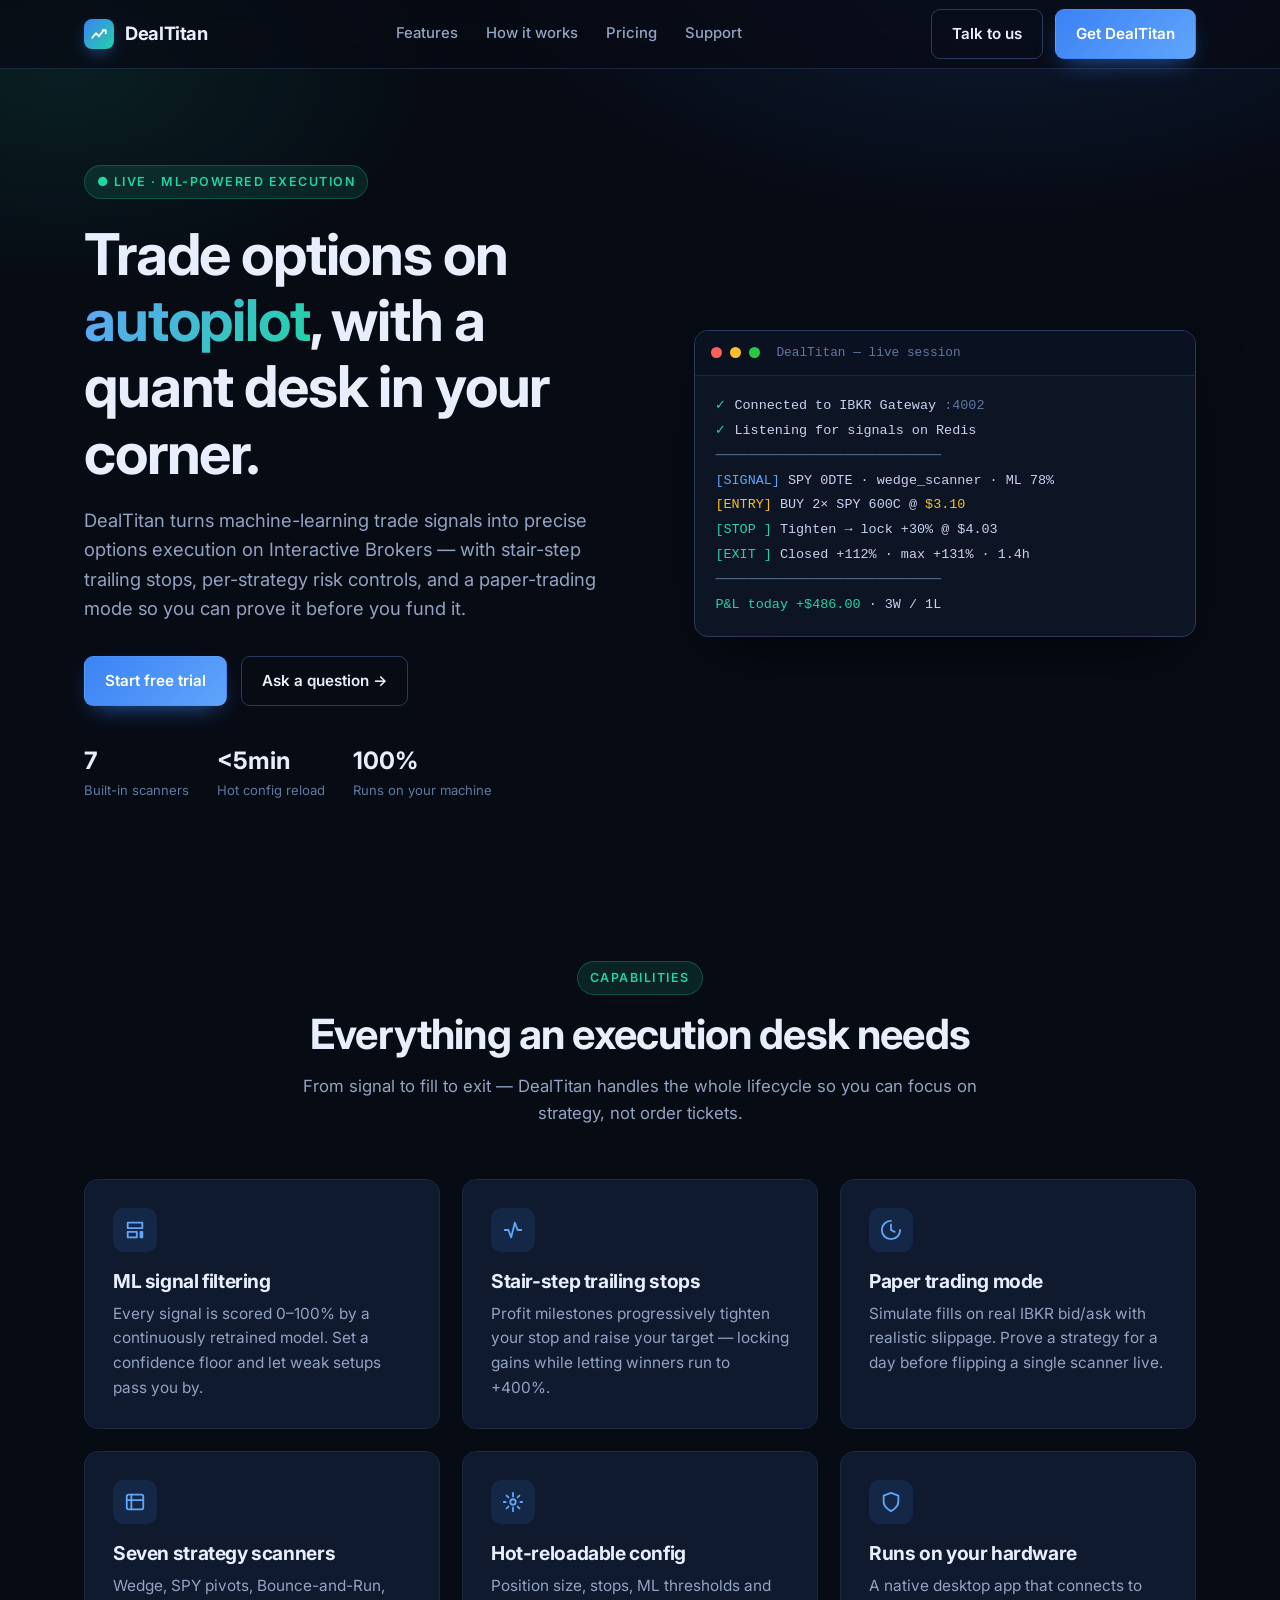
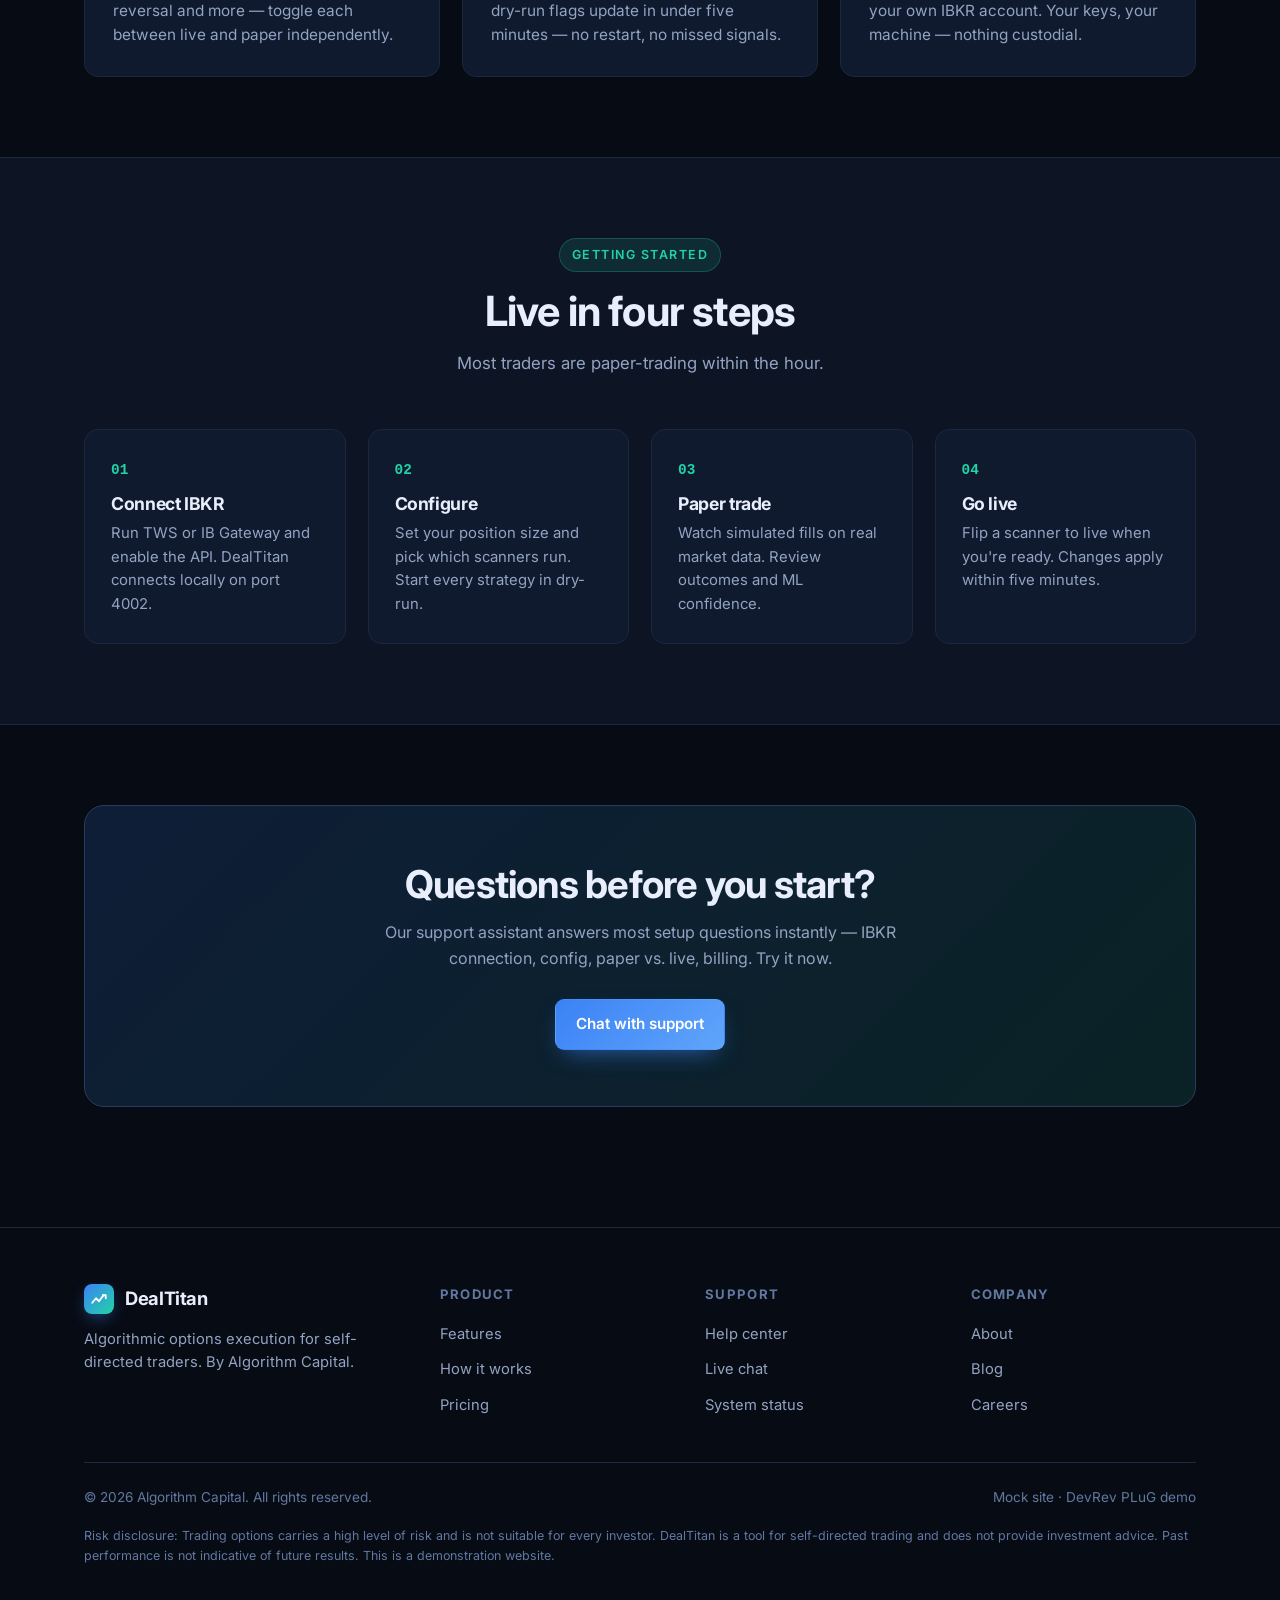
<file: index.html>
<!doctype html>
<html lang="en">
  <head>
    <meta charset="UTF-8" />
    <link rel="icon" type="image/svg+xml" href="./favicon.svg" />
    <meta name="viewport" content="width=device-width, initial-scale=1.0" />
    <meta
      name="description"
      content="DealTitan — ML-powered algorithmic options execution for Interactive Brokers. Paper trade, then go live with confidence."
    />
    <title>DealTitan — Algorithmic Options Execution</title>
    <link
      rel="preconnect"
      href="https://fonts.googleapis.com"
    />
    <link rel="preconnect" href="https://fonts.gstatic.com" crossorigin />
    <link
      href="https://fonts.googleapis.com/css2?family=Inter:wght@400;500;600;700;800&display=swap"
      rel="stylesheet"
    />
    <!-- DevRev PLuG support widget — loaded directly so the chat bubble is
         independent of the main.js bundle. Installs site-wide on every page. -->
    <script type="module" crossorigin src="./assets/main-D_wmzjLd.js"></script>
    <link rel="stylesheet" crossorigin href="./assets/main-YaHW5RSq.css">
  </head>
  <body>
    <!-- ============ Header ============ -->
    <header class="site-header">
      <div class="container nav">
        <a class="brand" href="./">
          <span class="logo">
            <svg viewBox="0 0 24 24" fill="none" stroke="#fff" stroke-width="2.4" stroke-linecap="round" stroke-linejoin="round">
              <path d="M3 17l5-6 4 4 6-8" />
              <path d="M17 7h4v4" />
            </svg>
          </span>
          DealTitan
        </a>
        <nav class="nav-links">
          <a href="./#features">Features</a>
          <a href="./#how">How it works</a>
          <a href="./pricing.html">Pricing</a>
          <a href="./support.html">Support</a>
        </nav>
        <div class="nav-cta">
          <a class="btn btn-ghost" href="./support.html">Talk to us</a>
          <a class="btn btn-primary" href="./pricing.html">Get DealTitan</a>
        </div>
      </div>
    </header>

    <main>
      <!-- ============ Hero ============ -->
      <section class="hero">
        <div class="container hero-grid">
          <div data-reveal>
            <span class="eyebrow">● Live · ML-Powered Execution</span>
            <h1>
              Trade options on
              <span class="grad">autopilot</span>, with a quant desk in your corner.
            </h1>
            <p class="lead">
              DealTitan turns machine-learning trade signals into precise options
              execution on Interactive Brokers — with stair-step trailing stops,
              per-strategy risk controls, and a paper-trading mode so you can
              prove it before you fund it.
            </p>
            <div class="hero-actions">
              <a class="btn btn-primary" href="./pricing.html">Start free trial</a>
              <a class="btn btn-ghost" href="#" data-open-chat>Ask a question →</a>
            </div>
            <div class="hero-meta">
              <div class="stat">
                <div class="num">7</div>
                <div class="lbl">Built-in scanners</div>
              </div>
              <div class="stat">
                <div class="num">&lt;5min</div>
                <div class="lbl">Hot config reload</div>
              </div>
              <div class="stat">
                <div class="num">100%</div>
                <div class="lbl">Runs on your machine</div>
              </div>
            </div>
          </div>

          <!-- Terminal mock -->
          <div class="terminal" data-reveal>
            <div class="terminal-bar">
              <span class="dot r"></span><span class="dot y"></span><span class="dot g"></span>
              <span class="title">DealTitan — live session</span>
            </div>
            <div class="terminal-body">
              <div class="ln"><span class="t-green">✓</span> Connected to IBKR Gateway <span class="t-dim">:4002</span></div>
              <div class="ln"><span class="t-green">✓</span> Listening for signals on Redis</div>
              <div class="ln t-dim">────────────────────────────</div>
              <div class="ln"><span class="t-blue">[SIGNAL]</span> SPY 0DTE · wedge_scanner · ML 78%</div>
              <div class="ln"><span class="t-amber">[ENTRY]</span> BUY 2× SPY 600C @ <span class="t-amber">$3.10</span></div>
              <div class="ln"><span class="t-green">[STOP ]</span> Tighten → lock +30% @ $4.03</div>
              <div class="ln"><span class="t-green">[EXIT ]</span> Closed +112% · max +131% · 1.4h</div>
              <div class="ln t-dim">────────────────────────────</div>
              <div class="ln"><span class="t-green">P&amp;L today</span> <span class="t-green">+$486.00</span> · 3W / 1L</div>
            </div>
          </div>
        </div>
      </section>

      <!-- ============ Features ============ -->
      <section id="features">
        <div class="container">
          <div class="section-head" data-reveal>
            <span class="eyebrow">Capabilities</span>
            <h2>Everything an execution desk needs</h2>
            <p>
              From signal to fill to exit — DealTitan handles the whole lifecycle
              so you can focus on strategy, not order tickets.
            </p>
          </div>
          <div class="features">
            <div class="card" data-reveal>
              <div class="ic">
                <svg viewBox="0 0 24 24" fill="none" stroke="currentColor" stroke-width="2" stroke-linecap="round" stroke-linejoin="round"><path d="M4 4h16v6H4z"/><path d="M4 14h10v6H4z"/><path d="M18 14h2v6h-2z"/></svg>
              </div>
              <h3>ML signal filtering</h3>
              <p>
                Every signal is scored 0–100% by a continuously retrained model.
                Set a confidence floor and let weak setups pass you by.
              </p>
            </div>
            <div class="card" data-reveal>
              <div class="ic">
                <svg viewBox="0 0 24 24" fill="none" stroke="currentColor" stroke-width="2" stroke-linecap="round" stroke-linejoin="round"><path d="M3 12h4l3 8 4-16 3 8h4"/></svg>
              </div>
              <h3>Stair-step trailing stops</h3>
              <p>
                Profit milestones progressively tighten your stop and raise your
                target — locking gains while letting winners run to +400%.
              </p>
            </div>
            <div class="card" data-reveal>
              <div class="ic">
                <svg viewBox="0 0 24 24" fill="none" stroke="currentColor" stroke-width="2" stroke-linecap="round" stroke-linejoin="round"><path d="M12 2a10 10 0 1 0 10 10"/><path d="M12 6v6l4 2"/></svg>
              </div>
              <h3>Paper trading mode</h3>
              <p>
                Simulate fills on real IBKR bid/ask with realistic slippage.
                Prove a strategy for a day before flipping a single scanner live.
              </p>
            </div>
            <div class="card" data-reveal>
              <div class="ic">
                <svg viewBox="0 0 24 24" fill="none" stroke="currentColor" stroke-width="2" stroke-linecap="round" stroke-linejoin="round"><rect x="3" y="4" width="18" height="16" rx="2"/><path d="M3 10h18M8 4v16"/></svg>
              </div>
              <h3>Seven strategy scanners</h3>
              <p>
                Wedge, SPY pivots, Bounce-and-Run, reversal and more — toggle each
                between live and paper independently.
              </p>
            </div>
            <div class="card" data-reveal>
              <div class="ic">
                <svg viewBox="0 0 24 24" fill="none" stroke="currentColor" stroke-width="2" stroke-linecap="round" stroke-linejoin="round"><path d="M12 2v4M12 18v4M4 12H2M22 12h-2M5 5l2 2M17 17l2 2M19 5l-2 2M7 17l-2 2"/><circle cx="12" cy="12" r="3"/></svg>
              </div>
              <h3>Hot-reloadable config</h3>
              <p>
                Position size, stops, ML thresholds and dry-run flags update in
                under five minutes — no restart, no missed signals.
              </p>
            </div>
            <div class="card" data-reveal>
              <div class="ic">
                <svg viewBox="0 0 24 24" fill="none" stroke="currentColor" stroke-width="2" stroke-linecap="round" stroke-linejoin="round"><path d="M12 22s8-4 8-10V5l-8-3-8 3v7c0 6 8 10 8 10z"/></svg>
              </div>
              <h3>Runs on your hardware</h3>
              <p>
                A native desktop app that connects to your own IBKR account.
                Your keys, your machine — nothing custodial.
              </p>
            </div>
          </div>
        </div>
      </section>

      <!-- ============ How it works ============ -->
      <section id="how" style="background: var(--bg-elev); border-top: 1px solid var(--border); border-bottom: 1px solid var(--border);">
        <div class="container">
          <div class="section-head" data-reveal>
            <span class="eyebrow">Getting started</span>
            <h2>Live in four steps</h2>
            <p>Most traders are paper-trading within the hour.</p>
          </div>
          <div class="steps">
            <div class="step" data-reveal>
              <h3>Connect IBKR</h3>
              <p>Run TWS or IB Gateway and enable the API. DealTitan connects locally on port 4002.</p>
            </div>
            <div class="step" data-reveal>
              <h3>Configure</h3>
              <p>Set your position size and pick which scanners run. Start every strategy in dry-run.</p>
            </div>
            <div class="step" data-reveal>
              <h3>Paper trade</h3>
              <p>Watch simulated fills on real market data. Review outcomes and ML confidence.</p>
            </div>
            <div class="step" data-reveal>
              <h3>Go live</h3>
              <p>Flip a scanner to live when you're ready. Changes apply within five minutes.</p>
            </div>
          </div>
        </div>
      </section>

      <!-- ============ CTA band ============ -->
      <section>
        <div class="container">
          <div class="cta-band" data-reveal>
            <h2>Questions before you start?</h2>
            <p>
              Our support assistant answers most setup questions instantly — IBKR
              connection, config, paper vs. live, billing. Try it now.
            </p>
            <a class="btn btn-primary" href="#" data-open-chat>Chat with support</a>
          </div>
        </div>
      </section>
    </main>

    <!-- ============ Footer ============ -->
    <footer class="site-footer">
      <div class="container">
        <div class="footer-grid">
          <div class="footer-about">
            <a class="brand" href="./">
              <span class="logo">
                <svg viewBox="0 0 24 24" fill="none" stroke="#fff" stroke-width="2.4" stroke-linecap="round" stroke-linejoin="round"><path d="M3 17l5-6 4 4 6-8"/><path d="M17 7h4v4"/></svg>
              </span>
              DealTitan
            </a>
            <p>
              Algorithmic options execution for self-directed traders.
              By Algorithm Capital.
            </p>
          </div>
          <div>
            <h4>Product</h4>
            <ul>
              <li><a href="./#features">Features</a></li>
              <li><a href="./#how">How it works</a></li>
              <li><a href="./pricing.html">Pricing</a></li>
            </ul>
          </div>
          <div>
            <h4>Support</h4>
            <ul>
              <li><a href="./support.html">Help center</a></li>
              <li><a href="#" data-open-chat>Live chat</a></li>
              <li><a href="./support.html#status">System status</a></li>
            </ul>
          </div>
          <div>
            <h4>Company</h4>
            <ul>
              <li><a href="#">About</a></li>
              <li><a href="#">Blog</a></li>
              <li><a href="#">Careers</a></li>
            </ul>
          </div>
        </div>
        <div class="footer-bottom">
          <span>© <span data-year></span> Algorithm Capital. All rights reserved.</span>
          <span>Mock site · DevRev PLuG demo</span>
        </div>
        <p class="risk">
          Risk disclosure: Trading options carries a high level of risk and is not
          suitable for every investor. DealTitan is a tool for self-directed
          trading and does not provide investment advice. Past performance is not
          indicative of future results. This is a demonstration website.
        </p>
      </div>
    </footer>

  </body>
</html>
</file>
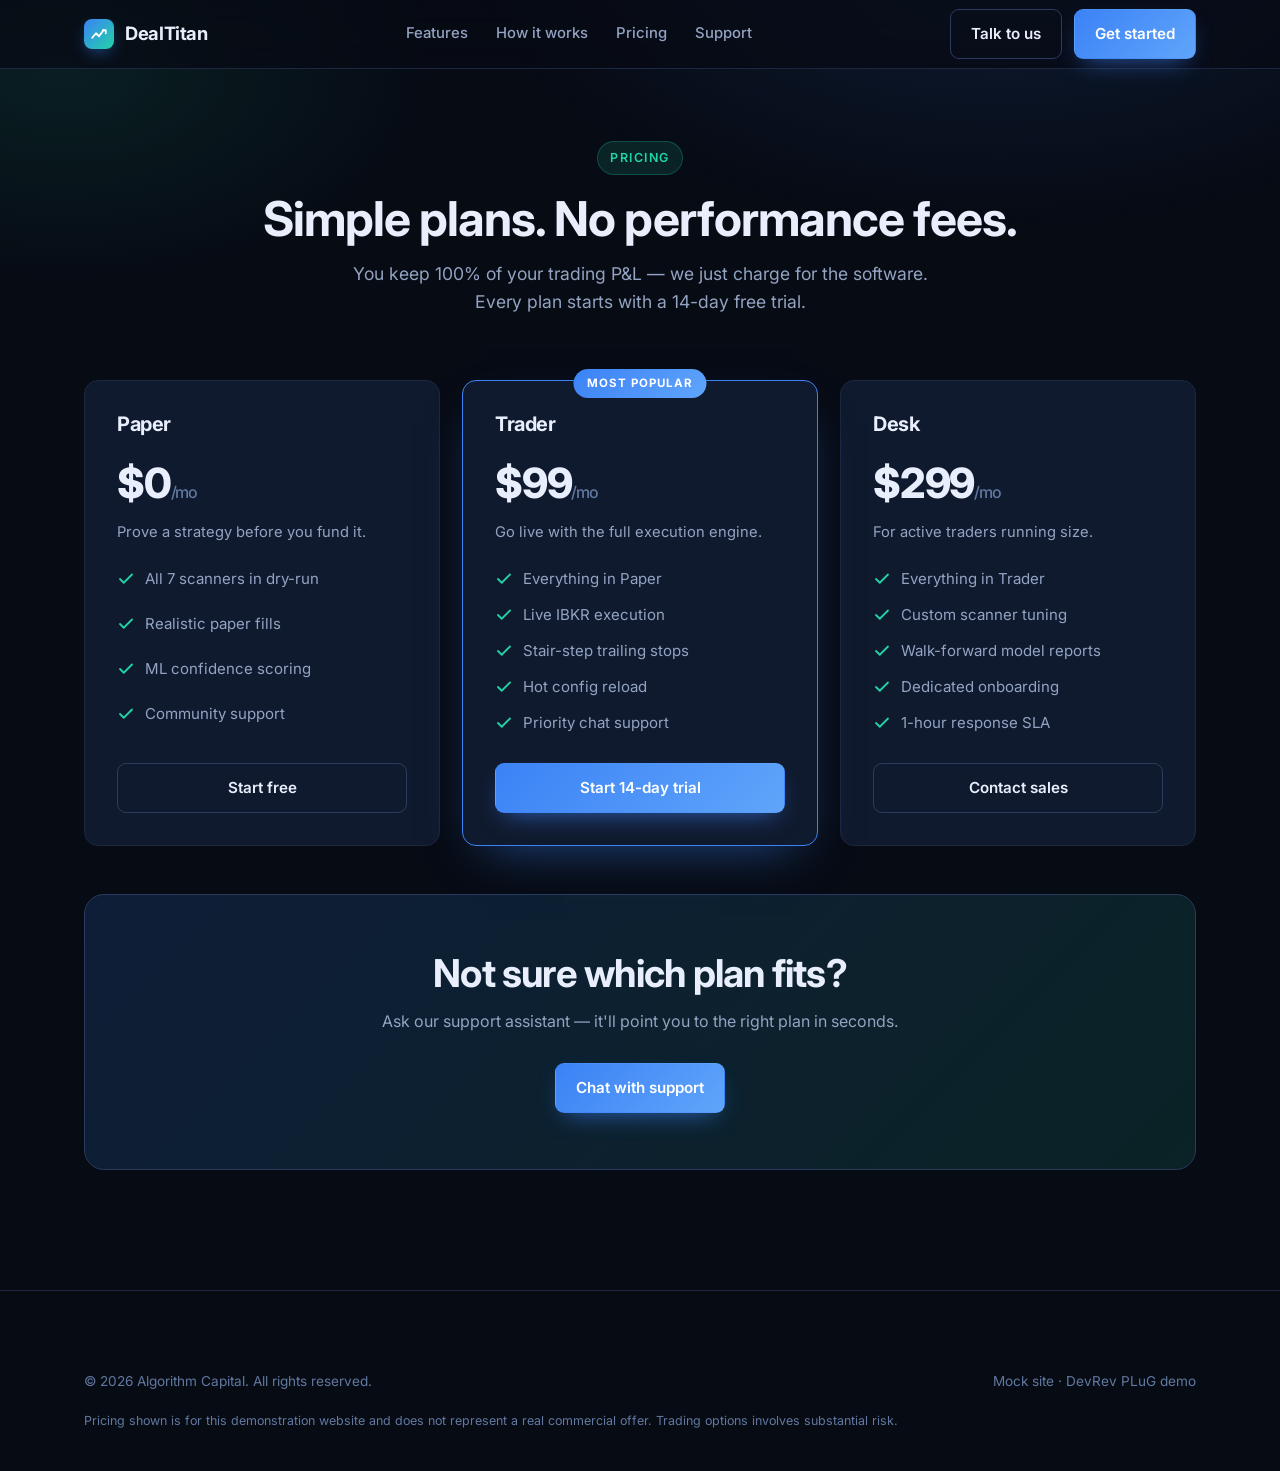
<file: pricing.html>
<!doctype html>
<html lang="en">
  <head>
    <meta charset="UTF-8" />
    <link rel="icon" type="image/svg+xml" href="./favicon.svg" />
    <meta name="viewport" content="width=device-width, initial-scale=1.0" />
    <meta name="description" content="DealTitan pricing — simple plans for self-directed options traders." />
    <title>Pricing — DealTitan</title>
    <link rel="preconnect" href="https://fonts.googleapis.com" />
    <link rel="preconnect" href="https://fonts.gstatic.com" crossorigin />
    <link
      href="https://fonts.googleapis.com/css2?family=Inter:wght@400;500;600;700;800&display=swap"
      rel="stylesheet"
    />
    <!-- DevRev PLuG support widget — loaded directly so the chat bubble is
         independent of the main.js bundle. Installs site-wide on every page. -->
    <script type="module" crossorigin src="./assets/main-D_wmzjLd.js"></script>
    <link rel="stylesheet" crossorigin href="./assets/main-YaHW5RSq.css">
  </head>
  <body>
    <header class="site-header">
      <div class="container nav">
        <a class="brand" href="./">
          <span class="logo">
            <svg viewBox="0 0 24 24" fill="none" stroke="#fff" stroke-width="2.4" stroke-linecap="round" stroke-linejoin="round"><path d="M3 17l5-6 4 4 6-8"/><path d="M17 7h4v4"/></svg>
          </span>
          DealTitan
        </a>
        <nav class="nav-links">
          <a href="./#features">Features</a>
          <a href="./#how">How it works</a>
          <a href="./pricing.html">Pricing</a>
          <a href="./support.html">Support</a>
        </nav>
        <div class="nav-cta">
          <a class="btn btn-ghost" href="./support.html">Talk to us</a>
          <a class="btn btn-primary" href="#" data-open-chat>Get started</a>
        </div>
      </div>
    </header>

    <main>
      <section class="page-hero">
        <div class="container">
          <span class="eyebrow">Pricing</span>
          <h1>Simple plans. No performance fees.</h1>
          <p>
            You keep 100% of your trading P&amp;L — we just charge for the software.
            Every plan starts with a 14-day free trial.
          </p>
        </div>
      </section>

      <section style="padding-top: 24px;">
        <div class="container">
          <div class="pricing">
            <!-- Starter -->
            <div class="plan" data-reveal>
              <h3>Paper</h3>
              <div class="price">$0<span>/mo</span></div>
              <div class="plan-sub">Prove a strategy before you fund it.</div>
              <ul>
                <li><svg viewBox="0 0 24 24" fill="none" stroke="currentColor" stroke-width="2.4" stroke-linecap="round" stroke-linejoin="round"><path d="M20 6 9 17l-5-5"/></svg>All 7 scanners in dry-run</li>
                <li><svg viewBox="0 0 24 24" fill="none" stroke="currentColor" stroke-width="2.4" stroke-linecap="round" stroke-linejoin="round"><path d="M20 6 9 17l-5-5"/></svg>Realistic paper fills</li>
                <li><svg viewBox="0 0 24 24" fill="none" stroke="currentColor" stroke-width="2.4" stroke-linecap="round" stroke-linejoin="round"><path d="M20 6 9 17l-5-5"/></svg>ML confidence scoring</li>
                <li><svg viewBox="0 0 24 24" fill="none" stroke="currentColor" stroke-width="2.4" stroke-linecap="round" stroke-linejoin="round"><path d="M20 6 9 17l-5-5"/></svg>Community support</li>
              </ul>
              <a class="btn btn-ghost" href="#" data-open-chat>Start free</a>
            </div>

            <!-- Pro (featured) -->
            <div class="plan featured" data-reveal>
              <span class="badge">Most popular</span>
              <h3>Trader</h3>
              <div class="price">$99<span>/mo</span></div>
              <div class="plan-sub">Go live with the full execution engine.</div>
              <ul>
                <li><svg viewBox="0 0 24 24" fill="none" stroke="currentColor" stroke-width="2.4" stroke-linecap="round" stroke-linejoin="round"><path d="M20 6 9 17l-5-5"/></svg>Everything in Paper</li>
                <li><svg viewBox="0 0 24 24" fill="none" stroke="currentColor" stroke-width="2.4" stroke-linecap="round" stroke-linejoin="round"><path d="M20 6 9 17l-5-5"/></svg>Live IBKR execution</li>
                <li><svg viewBox="0 0 24 24" fill="none" stroke="currentColor" stroke-width="2.4" stroke-linecap="round" stroke-linejoin="round"><path d="M20 6 9 17l-5-5"/></svg>Stair-step trailing stops</li>
                <li><svg viewBox="0 0 24 24" fill="none" stroke="currentColor" stroke-width="2.4" stroke-linecap="round" stroke-linejoin="round"><path d="M20 6 9 17l-5-5"/></svg>Hot config reload</li>
                <li><svg viewBox="0 0 24 24" fill="none" stroke="currentColor" stroke-width="2.4" stroke-linecap="round" stroke-linejoin="round"><path d="M20 6 9 17l-5-5"/></svg>Priority chat support</li>
              </ul>
              <a class="btn btn-primary" href="#" data-open-chat>Start 14-day trial</a>
            </div>

            <!-- Desk -->
            <div class="plan" data-reveal>
              <h3>Desk</h3>
              <div class="price">$299<span>/mo</span></div>
              <div class="plan-sub">For active traders running size.</div>
              <ul>
                <li><svg viewBox="0 0 24 24" fill="none" stroke="currentColor" stroke-width="2.4" stroke-linecap="round" stroke-linejoin="round"><path d="M20 6 9 17l-5-5"/></svg>Everything in Trader</li>
                <li><svg viewBox="0 0 24 24" fill="none" stroke="currentColor" stroke-width="2.4" stroke-linecap="round" stroke-linejoin="round"><path d="M20 6 9 17l-5-5"/></svg>Custom scanner tuning</li>
                <li><svg viewBox="0 0 24 24" fill="none" stroke="currentColor" stroke-width="2.4" stroke-linecap="round" stroke-linejoin="round"><path d="M20 6 9 17l-5-5"/></svg>Walk-forward model reports</li>
                <li><svg viewBox="0 0 24 24" fill="none" stroke="currentColor" stroke-width="2.4" stroke-linecap="round" stroke-linejoin="round"><path d="M20 6 9 17l-5-5"/></svg>Dedicated onboarding</li>
                <li><svg viewBox="0 0 24 24" fill="none" stroke="currentColor" stroke-width="2.4" stroke-linecap="round" stroke-linejoin="round"><path d="M20 6 9 17l-5-5"/></svg>1-hour response SLA</li>
              </ul>
              <a class="btn btn-ghost" href="#" data-open-chat>Contact sales</a>
            </div>
          </div>

          <div class="cta-band" data-reveal style="margin-top: 48px;">
            <h2>Not sure which plan fits?</h2>
            <p>Ask our support assistant — it'll point you to the right plan in seconds.</p>
            <a class="btn btn-primary" href="#" data-open-chat>Chat with support</a>
          </div>
        </div>
      </section>
    </main>

    <footer class="site-footer">
      <div class="container">
        <div class="footer-bottom" style="border-top: none; margin-top: 0;">
          <span>© <span data-year></span> Algorithm Capital. All rights reserved.</span>
          <span>Mock site · DevRev PLuG demo</span>
        </div>
        <p class="risk">
          Pricing shown is for this demonstration website and does not represent a
          real commercial offer. Trading options involves substantial risk.
        </p>
      </div>
    </footer>

  </body>
</html>
</file>
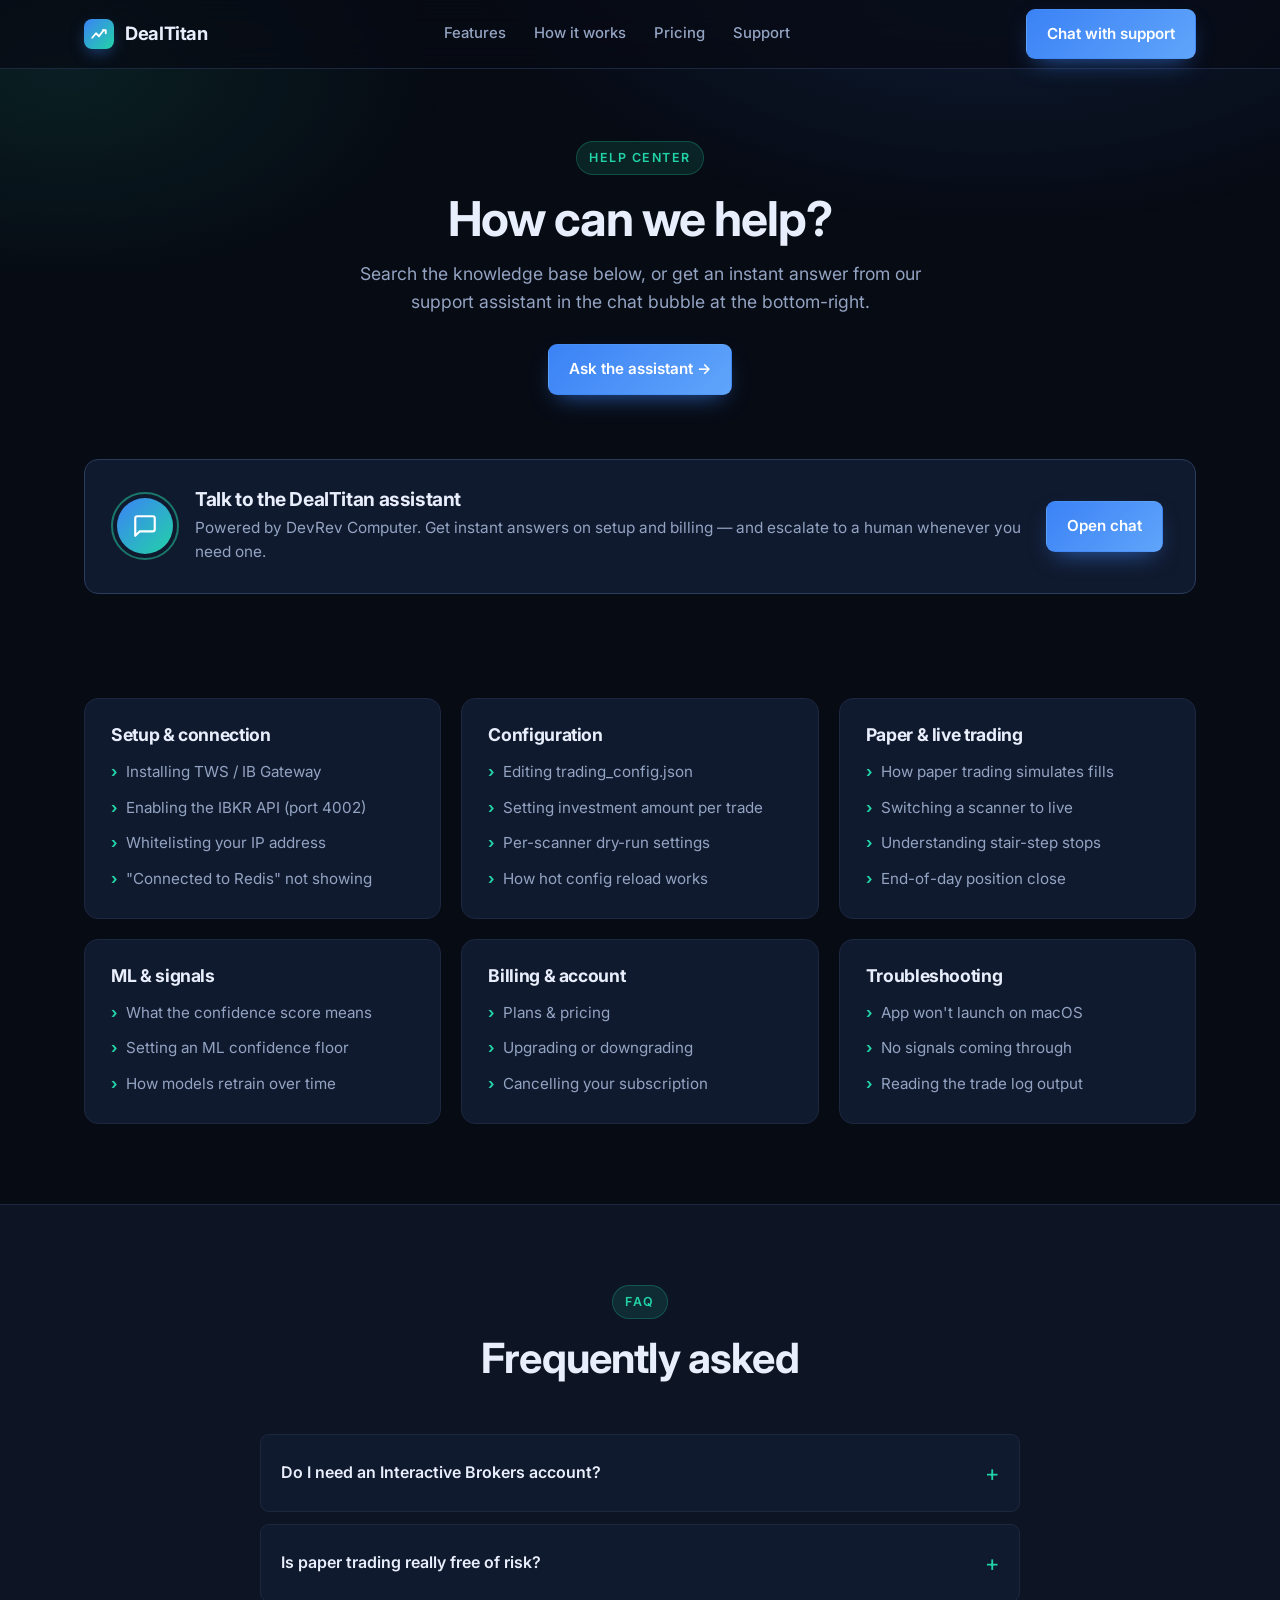
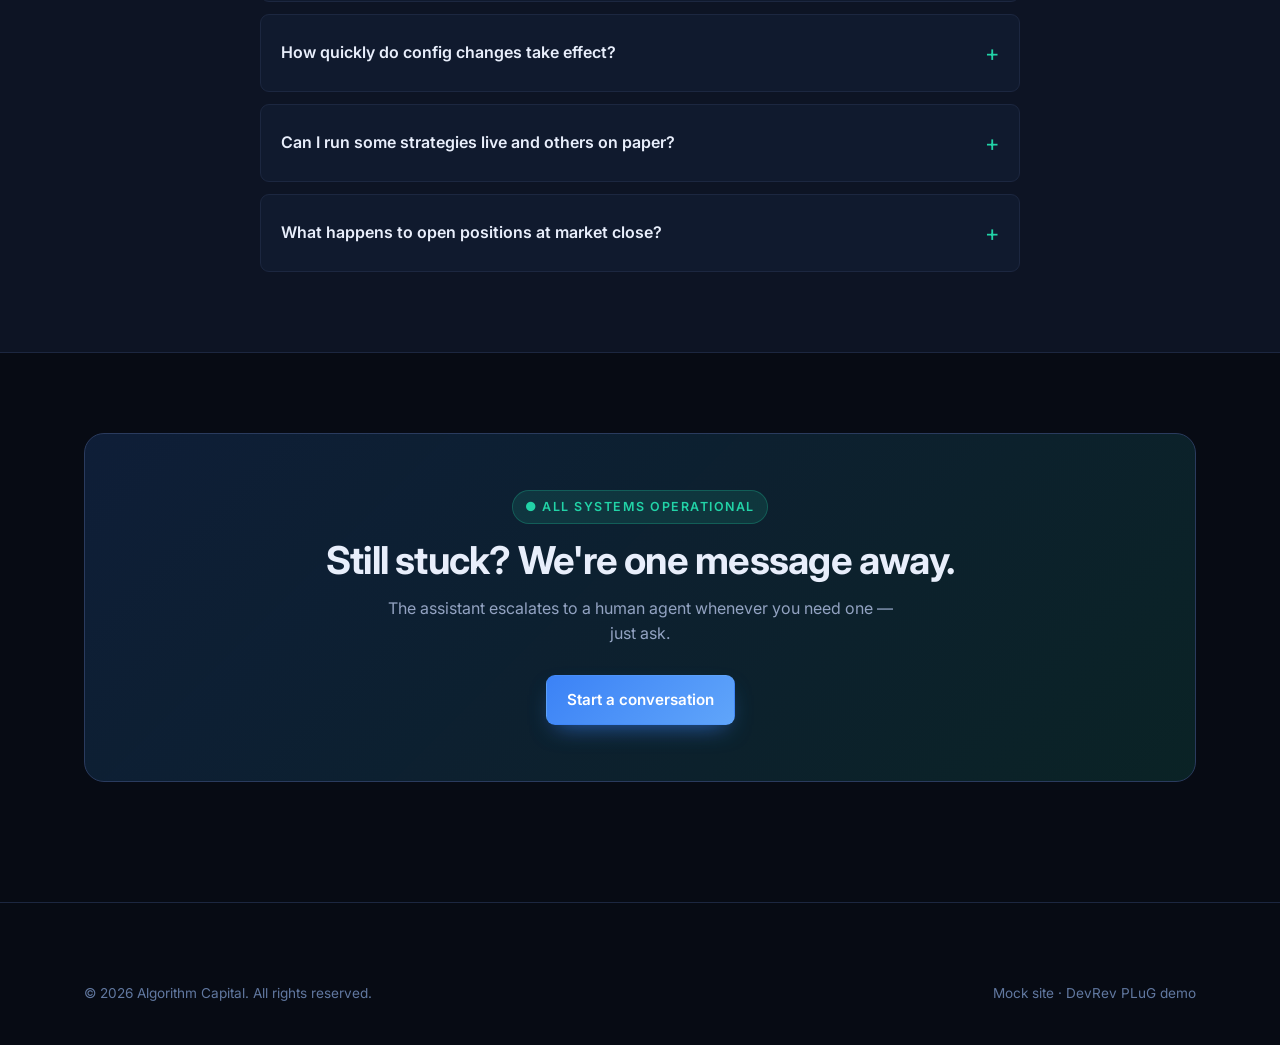
<file: support.html>
<!doctype html>
<html lang="en">
  <head>
    <meta charset="UTF-8" />
    <link rel="icon" type="image/svg+xml" href="./favicon.svg" />
    <meta name="viewport" content="width=device-width, initial-scale=1.0" />
    <meta
      name="description"
      content="DealTitan support — get help with IBKR setup, configuration, paper trading, and billing. Chat with our support assistant."
    />
    <title>Support — DealTitan</title>
    <link rel="preconnect" href="https://fonts.googleapis.com" />
    <link rel="preconnect" href="https://fonts.gstatic.com" crossorigin />
    <link
      href="https://fonts.googleapis.com/css2?family=Inter:wght@400;500;600;700;800&display=swap"
      rel="stylesheet"
    />
    <!-- DevRev PLuG support widget — loaded directly so the chat bubble is
         independent of the main.js bundle. Installs site-wide on every page. -->
    <script type="module" crossorigin src="./assets/main-D_wmzjLd.js"></script>
    <link rel="stylesheet" crossorigin href="./assets/main-YaHW5RSq.css">
  </head>
  <body>
    <header class="site-header">
      <div class="container nav">
        <a class="brand" href="./">
          <span class="logo">
            <svg viewBox="0 0 24 24" fill="none" stroke="#fff" stroke-width="2.4" stroke-linecap="round" stroke-linejoin="round"><path d="M3 17l5-6 4 4 6-8"/><path d="M17 7h4v4"/></svg>
          </span>
          DealTitan
        </a>
        <nav class="nav-links">
          <a href="./#features">Features</a>
          <a href="./#how">How it works</a>
          <a href="./pricing.html">Pricing</a>
          <a href="./support.html">Support</a>
        </nav>
        <div class="nav-cta">
          <a class="btn btn-primary" href="#" data-open-chat>Chat with support</a>
        </div>
      </div>
    </header>

    <main>
      <!-- Page hero -->
      <section class="page-hero">
        <div class="container">
          <span class="eyebrow">Help Center</span>
          <h1>How can we help?</h1>
          <p>
            Search the knowledge base below, or get an instant answer from our
            support assistant in the chat bubble at the bottom-right.
          </p>
          <div class="hero-actions" style="justify-content: center; margin-top: 28px;">
            <a class="btn btn-primary" href="#" data-open-chat>Ask the assistant →</a>
          </div>
        </div>
      </section>

      <!-- Chat callout -->
      <section style="padding-top: 0;">
        <div class="container">
          <div class="chat-callout" data-reveal>
            <div class="pulse">
              <svg viewBox="0 0 24 24" fill="none" stroke="#fff" stroke-width="2" stroke-linecap="round" stroke-linejoin="round"><path d="M21 15a2 2 0 0 1-2 2H7l-4 4V5a2 2 0 0 1 2-2h14a2 2 0 0 1 2 2z"/></svg>
            </div>
            <div class="copy">
              <h3>Talk to the DealTitan assistant</h3>
              <p>
                Powered by DevRev Computer. Get instant answers on setup and
                billing — and escalate to a human whenever you need one.
              </p>
            </div>
            <a class="btn btn-primary" href="#" data-open-chat>Open chat</a>
          </div>
        </div>
      </section>

      <!-- Help topics -->
      <section style="padding-top: 24px;">
        <div class="container">
          <div class="help-grid">
            <div class="help-card" data-reveal>
              <h3>Setup &amp; connection</h3>
              <ul>
                <li><a href="#" data-open-chat>Installing TWS / IB Gateway</a></li>
                <li><a href="#" data-open-chat>Enabling the IBKR API (port 4002)</a></li>
                <li><a href="#" data-open-chat>Whitelisting your IP address</a></li>
                <li><a href="#" data-open-chat>"Connected to Redis" not showing</a></li>
              </ul>
            </div>
            <div class="help-card" data-reveal>
              <h3>Configuration</h3>
              <ul>
                <li><a href="#" data-open-chat>Editing trading_config.json</a></li>
                <li><a href="#" data-open-chat>Setting investment amount per trade</a></li>
                <li><a href="#" data-open-chat>Per-scanner dry-run settings</a></li>
                <li><a href="#" data-open-chat>How hot config reload works</a></li>
              </ul>
            </div>
            <div class="help-card" data-reveal>
              <h3>Paper &amp; live trading</h3>
              <ul>
                <li><a href="#" data-open-chat>How paper trading simulates fills</a></li>
                <li><a href="#" data-open-chat>Switching a scanner to live</a></li>
                <li><a href="#" data-open-chat>Understanding stair-step stops</a></li>
                <li><a href="#" data-open-chat>End-of-day position close</a></li>
              </ul>
            </div>
            <div class="help-card" data-reveal>
              <h3>ML &amp; signals</h3>
              <ul>
                <li><a href="#" data-open-chat>What the confidence score means</a></li>
                <li><a href="#" data-open-chat>Setting an ML confidence floor</a></li>
                <li><a href="#" data-open-chat>How models retrain over time</a></li>
              </ul>
            </div>
            <div class="help-card" data-reveal>
              <h3>Billing &amp; account</h3>
              <ul>
                <li><a href="#" data-open-chat>Plans &amp; pricing</a></li>
                <li><a href="#" data-open-chat>Upgrading or downgrading</a></li>
                <li><a href="#" data-open-chat>Cancelling your subscription</a></li>
              </ul>
            </div>
            <div class="help-card" data-reveal>
              <h3>Troubleshooting</h3>
              <ul>
                <li><a href="#" data-open-chat>App won't launch on macOS</a></li>
                <li><a href="#" data-open-chat>No signals coming through</a></li>
                <li><a href="#" data-open-chat>Reading the trade log output</a></li>
              </ul>
            </div>
          </div>
        </div>
      </section>

      <!-- FAQ -->
      <section style="background: var(--bg-elev); border-top: 1px solid var(--border); border-bottom: 1px solid var(--border);">
        <div class="container">
          <div class="section-head" data-reveal>
            <span class="eyebrow">FAQ</span>
            <h2>Frequently asked</h2>
          </div>
          <div class="faq">
            <details data-reveal>
              <summary>Do I need an Interactive Brokers account?</summary>
              <p>Yes. DealTitan executes against your own IBKR account through TWS or IB Gateway. We never take custody of your funds or place orders outside your authorization.</p>
            </details>
            <details data-reveal>
              <summary>Is paper trading really free of risk?</summary>
              <p>Paper trades never place real orders. They track real IBKR bid/ask prices and apply the same stop logic as live trades, so you get a realistic preview without risking capital.</p>
            </details>
            <details data-reveal>
              <summary>How quickly do config changes take effect?</summary>
              <p>Hot-reloadable settings — position size, stops, ML thresholds, and dry-run flags — apply within five minutes with no restart. Trades already open keep the settings they entered with.</p>
            </details>
            <details data-reveal>
              <summary>Can I run some strategies live and others on paper?</summary>
              <p>Absolutely. Each scanner has its own dry-run flag, so you can keep proven strategies live while testing new ones on paper at the same time.</p>
            </details>
            <details data-reveal>
              <summary>What happens to open positions at market close?</summary>
              <p>DealTitan automatically closes all positions at 3:55 PM EST. 0DTE options with no bid are recorded as expired worthless; everything else is sold at the current bid.</p>
            </details>
          </div>
        </div>
      </section>

      <!-- Status -->
      <section id="status">
        <div class="container">
          <div class="cta-band" data-reveal>
            <span class="eyebrow" style="margin-bottom: 14px;">● All systems operational</span>
            <h2>Still stuck? We're one message away.</h2>
            <p>The assistant escalates to a human agent whenever you need one — just ask.</p>
            <a class="btn btn-primary" href="#" data-open-chat>Start a conversation</a>
          </div>
        </div>
      </section>
    </main>

    <footer class="site-footer">
      <div class="container">
        <div class="footer-bottom" style="border-top: none; margin-top: 0;">
          <span>© <span data-year></span> Algorithm Capital. All rights reserved.</span>
          <span>Mock site · DevRev PLuG demo</span>
        </div>
      </div>
    </footer>

  </body>
</html>
</file>
<file: assets/main-YaHW5RSq.css>
:root{--bg: #070b14;--bg-elev: #0d1424;--bg-card: #101a2e;--border: #1c2740;--border-bright: #2a3b5e;--text: #e8eefb;--text-muted: #93a3c2;--text-dim: #6178a0;--brand: #3b82f6;--brand-bright: #60a5fa;--accent: #22d3a7;--accent-soft: rgba(34, 211, 167, .12);--danger: #f87171;--radius: 14px;--radius-sm: 9px;--maxw: 1160px;--shadow: 0 24px 60px -20px rgba(0, 0, 0, .7);--font: "Inter", -apple-system, BlinkMacSystemFont, "Segoe UI", Roboto, Helvetica, Arial, sans-serif;--mono: "SFMono-Regular", ui-monospace, "JetBrains Mono", Menlo, monospace}*{box-sizing:border-box}html{scroll-behavior:smooth}body{margin:0;font-family:var(--font);background:var(--bg);color:var(--text);line-height:1.6;-webkit-font-smoothing:antialiased}body:before{content:"";position:fixed;top:0;right:0;bottom:0;left:0;z-index:-1;background:radial-gradient(900px 500px at 78% -8%,rgba(59,130,246,.16),transparent 60%),radial-gradient(700px 400px at 5% 8%,rgba(34,211,167,.1),transparent 55%)}a{color:inherit;text-decoration:none}h1,h2,h3{line-height:1.15;letter-spacing:-.02em;margin:0}p{margin:0}.container{width:100%;max-width:var(--maxw);margin:0 auto;padding:0 24px}.eyebrow{display:inline-flex;align-items:center;gap:8px;font-size:.78rem;font-weight:600;letter-spacing:.12em;text-transform:uppercase;color:var(--accent);background:var(--accent-soft);border:1px solid rgba(34,211,167,.25);padding:6px 12px;border-radius:999px}.muted{color:var(--text-muted)}.btn{display:inline-flex;align-items:center;justify-content:center;gap:8px;font-weight:600;font-size:.95rem;padding:12px 20px;border-radius:var(--radius-sm);border:1px solid transparent;cursor:pointer;transition:transform .15s ease,background .15s ease,border-color .15s ease}.btn:active{transform:translateY(1px)}.btn-primary{background:linear-gradient(135deg,var(--brand),var(--brand-bright));color:#fff;box-shadow:0 10px 24px -10px #3b82f6b3}.btn-primary:hover{transform:translateY(-2px)}.btn-ghost{background:transparent;border-color:var(--border-bright);color:var(--text)}.btn-ghost:hover{border-color:var(--brand-bright);background:#3b82f614}.site-header{position:sticky;top:0;z-index:50;-webkit-backdrop-filter:blur(14px);backdrop-filter:blur(14px);background:#070b14b8;border-bottom:1px solid var(--border)}.nav{display:flex;align-items:center;justify-content:space-between;height:68px}.brand{display:flex;align-items:center;gap:11px;font-weight:700;font-size:1.15rem;letter-spacing:-.02em}.brand .logo{width:30px;height:30px;display:grid;place-items:center;border-radius:8px;background:linear-gradient(135deg,var(--brand),var(--accent));box-shadow:0 6px 18px -6px #3b82f6cc}.brand .logo svg{width:18px;height:18px}.nav-links{display:flex;align-items:center;gap:28px}.nav-links a{font-size:.93rem;color:var(--text-muted);font-weight:500;transition:color .15s ease}.nav-links a:hover{color:var(--text)}.nav-cta{display:flex;align-items:center;gap:12px}.nav-toggle{display:none}.hero{padding:96px 0 80px}.hero-grid{display:grid;grid-template-columns:1.05fr .95fr;gap:56px;align-items:center}.hero h1{font-size:clamp(2.4rem,5vw,3.6rem);margin:22px 0 20px}.hero h1 .grad{background:linear-gradient(120deg,var(--brand-bright),var(--accent));-webkit-background-clip:text;background-clip:text;color:transparent}.hero p.lead{font-size:1.15rem;color:var(--text-muted);max-width:540px}.hero-actions{display:flex;gap:14px;margin-top:32px;flex-wrap:wrap}.hero-meta{display:flex;gap:28px;margin-top:36px;flex-wrap:wrap}.hero-meta .stat .num{font-size:1.5rem;font-weight:700;color:var(--text)}.hero-meta .stat .lbl{font-size:.82rem;color:var(--text-dim)}.terminal{background:var(--bg-elev);border:1px solid var(--border-bright);border-radius:var(--radius);box-shadow:var(--shadow);overflow:hidden}.terminal-bar{display:flex;align-items:center;gap:8px;padding:12px 16px;background:#0a1120;border-bottom:1px solid var(--border)}.terminal-bar .dot{width:11px;height:11px;border-radius:50%}.dot.r{background:#ff5f57}.dot.y{background:#febc2e}.dot.g{background:#28c840}.terminal-bar .title{margin-left:8px;font-size:.8rem;color:var(--text-dim);font-family:var(--mono)}.terminal-body{padding:18px 20px;font-family:var(--mono);font-size:.84rem;line-height:1.85;color:#c6d4ef}.terminal-body .ln{white-space:pre-wrap}.t-dim{color:var(--text-dim)}.t-green{color:var(--accent)}.t-blue{color:var(--brand-bright)}.t-red{color:var(--danger)}.t-amber{color:#fbbf24}section{padding:80px 0}.section-head{text-align:center;max-width:680px;margin:0 auto 52px}.section-head h2{font-size:clamp(1.9rem,3.5vw,2.6rem);margin:16px 0 14px}.section-head p{color:var(--text-muted);font-size:1.05rem}.features{display:grid;grid-template-columns:repeat(3,1fr);gap:22px}.card{background:var(--bg-card);border:1px solid var(--border);border-radius:var(--radius);padding:28px;transition:transform .18s ease,border-color .18s ease}.card:hover{transform:translateY(-4px);border-color:var(--border-bright)}.card .ic{width:44px;height:44px;border-radius:11px;display:grid;place-items:center;background:#3b82f61f;color:var(--brand-bright);margin-bottom:18px}.card .ic svg{width:22px;height:22px}.card h3{font-size:1.2rem;margin-bottom:10px}.card p{color:var(--text-muted);font-size:.96rem}.steps{display:grid;grid-template-columns:repeat(4,1fr);gap:22px;counter-reset:step}.step{background:var(--bg-card);border:1px solid var(--border);border-radius:var(--radius);padding:26px;position:relative}.step:before{counter-increment:step;content:"0" counter(step);font-family:var(--mono);font-size:.9rem;font-weight:700;color:var(--accent)}.step h3{font-size:1.1rem;margin:12px 0 8px}.step p{color:var(--text-muted);font-size:.93rem}.cta-band{background:linear-gradient(135deg,#3b82f629,#22d3a71f);border:1px solid var(--border-bright);border-radius:20px;padding:56px 40px;text-align:center}.cta-band h2{font-size:clamp(1.8rem,3.2vw,2.4rem);margin-bottom:14px}.cta-band p{color:var(--text-muted);max-width:520px;margin:0 auto 28px}.help-grid{display:grid;grid-template-columns:repeat(3,1fr);gap:20px}.help-card{background:var(--bg-card);border:1px solid var(--border);border-radius:var(--radius);padding:26px}.help-card h3{font-size:1.1rem;margin-bottom:14px}.help-card ul{list-style:none;margin:0;padding:0;display:grid;gap:10px}.help-card ul a{color:var(--text-muted);font-size:.95rem;display:inline-flex;align-items:center;gap:8px;transition:color .15s ease}.help-card ul a:hover{color:var(--brand-bright)}.help-card ul a:before{content:"›";color:var(--accent);font-weight:700}.chat-callout{display:flex;align-items:center;gap:22px;background:var(--bg-card);border:1px solid var(--border-bright);border-radius:var(--radius);padding:28px 32px;margin-top:24px;flex-wrap:wrap}.chat-callout .pulse{flex:none;width:56px;height:56px;border-radius:50%;display:grid;place-items:center;background:linear-gradient(135deg,var(--brand),var(--accent));color:#fff;position:relative}.chat-callout .pulse:after{content:"";position:absolute;top:-6px;right:-6px;bottom:-6px;left:-6px;border-radius:50%;border:2px solid var(--accent);opacity:.5;animation:ring 2.2s ease-out infinite}@keyframes ring{0%{transform:scale(.9);opacity:.6}to{transform:scale(1.5);opacity:0}}.chat-callout .pulse svg{width:26px;height:26px}.chat-callout .copy{flex:1;min-width:240px}.chat-callout .copy h3{font-size:1.2rem;margin-bottom:6px}.chat-callout .copy p{color:var(--text-muted);font-size:.96rem}.faq{max-width:760px;margin:0 auto;display:grid;gap:12px}.faq details{background:var(--bg-card);border:1px solid var(--border);border-radius:var(--radius-sm);padding:4px 20px}.faq details[open]{border-color:var(--border-bright)}.faq summary{cursor:pointer;padding:16px 0;font-weight:600;list-style:none;display:flex;justify-content:space-between;align-items:center;gap:16px}.faq summary::-webkit-details-marker{display:none}.faq summary:after{content:"+";font-size:1.4rem;color:var(--accent);font-weight:400}.faq details[open] summary:after{content:"−"}.faq details p{color:var(--text-muted);padding:0 0 18px;font-size:.97rem}.pricing{display:grid;grid-template-columns:repeat(3,1fr);gap:22px;align-items:stretch}.plan{background:var(--bg-card);border:1px solid var(--border);border-radius:var(--radius);padding:32px;display:flex;flex-direction:column}.plan.featured{border-color:var(--brand);box-shadow:0 20px 50px -24px #3b82f699;position:relative}.plan.featured .badge{position:absolute;top:-12px;left:50%;transform:translate(-50%);background:linear-gradient(135deg,var(--brand),var(--brand-bright));color:#fff;font-size:.72rem;font-weight:700;letter-spacing:.08em;text-transform:uppercase;padding:5px 14px;border-radius:999px}.plan h3{font-size:1.25rem}.plan .price{font-size:2.6rem;font-weight:800;margin:14px 0 4px;letter-spacing:-.03em}.plan .price span{font-size:1rem;font-weight:500;color:var(--text-dim)}.plan .plan-sub{color:var(--text-muted);font-size:.92rem;margin-bottom:22px}.plan ul{list-style:none;margin:0 0 28px;padding:0;display:grid;gap:12px;flex:1}.plan ul li{color:var(--text-muted);font-size:.94rem;display:flex;gap:10px;align-items:flex-start}.plan ul li svg{flex:none;width:18px;height:18px;color:var(--accent);margin-top:3px}.page-hero{padding:72px 0 40px;text-align:center}.page-hero h1{font-size:clamp(2.1rem,4vw,3rem);margin:16px 0 14px}.page-hero p{color:var(--text-muted);font-size:1.1rem;max-width:600px;margin:0 auto}.site-footer{border-top:1px solid var(--border);padding:56px 0 40px;margin-top:40px}.footer-grid{display:grid;grid-template-columns:1.4fr repeat(3,1fr);gap:40px}.footer-grid h4{font-size:.82rem;text-transform:uppercase;letter-spacing:.1em;color:var(--text-dim);margin:0 0 16px}.footer-grid ul{list-style:none;margin:0;padding:0;display:grid;gap:10px}.footer-grid ul a{color:var(--text-muted);font-size:.92rem}.footer-grid ul a:hover{color:var(--text)}.footer-about p{color:var(--text-muted);font-size:.92rem;max-width:280px;margin-top:14px}.footer-bottom{display:flex;justify-content:space-between;align-items:center;margin-top:44px;padding-top:24px;border-top:1px solid var(--border);color:var(--text-dim);font-size:.85rem;flex-wrap:wrap;gap:12px}.risk{margin-top:18px;color:var(--text-dim);font-size:.78rem;line-height:1.6}@media(max-width:900px){.hero-grid{grid-template-columns:1fr;gap:40px}.features,.steps,.help-grid,.pricing{grid-template-columns:1fr}.footer-grid{grid-template-columns:1fr 1fr}.nav-links{display:none}}@media(max-width:560px){.footer-grid{grid-template-columns:1fr}section{padding:60px 0}}
</file>
